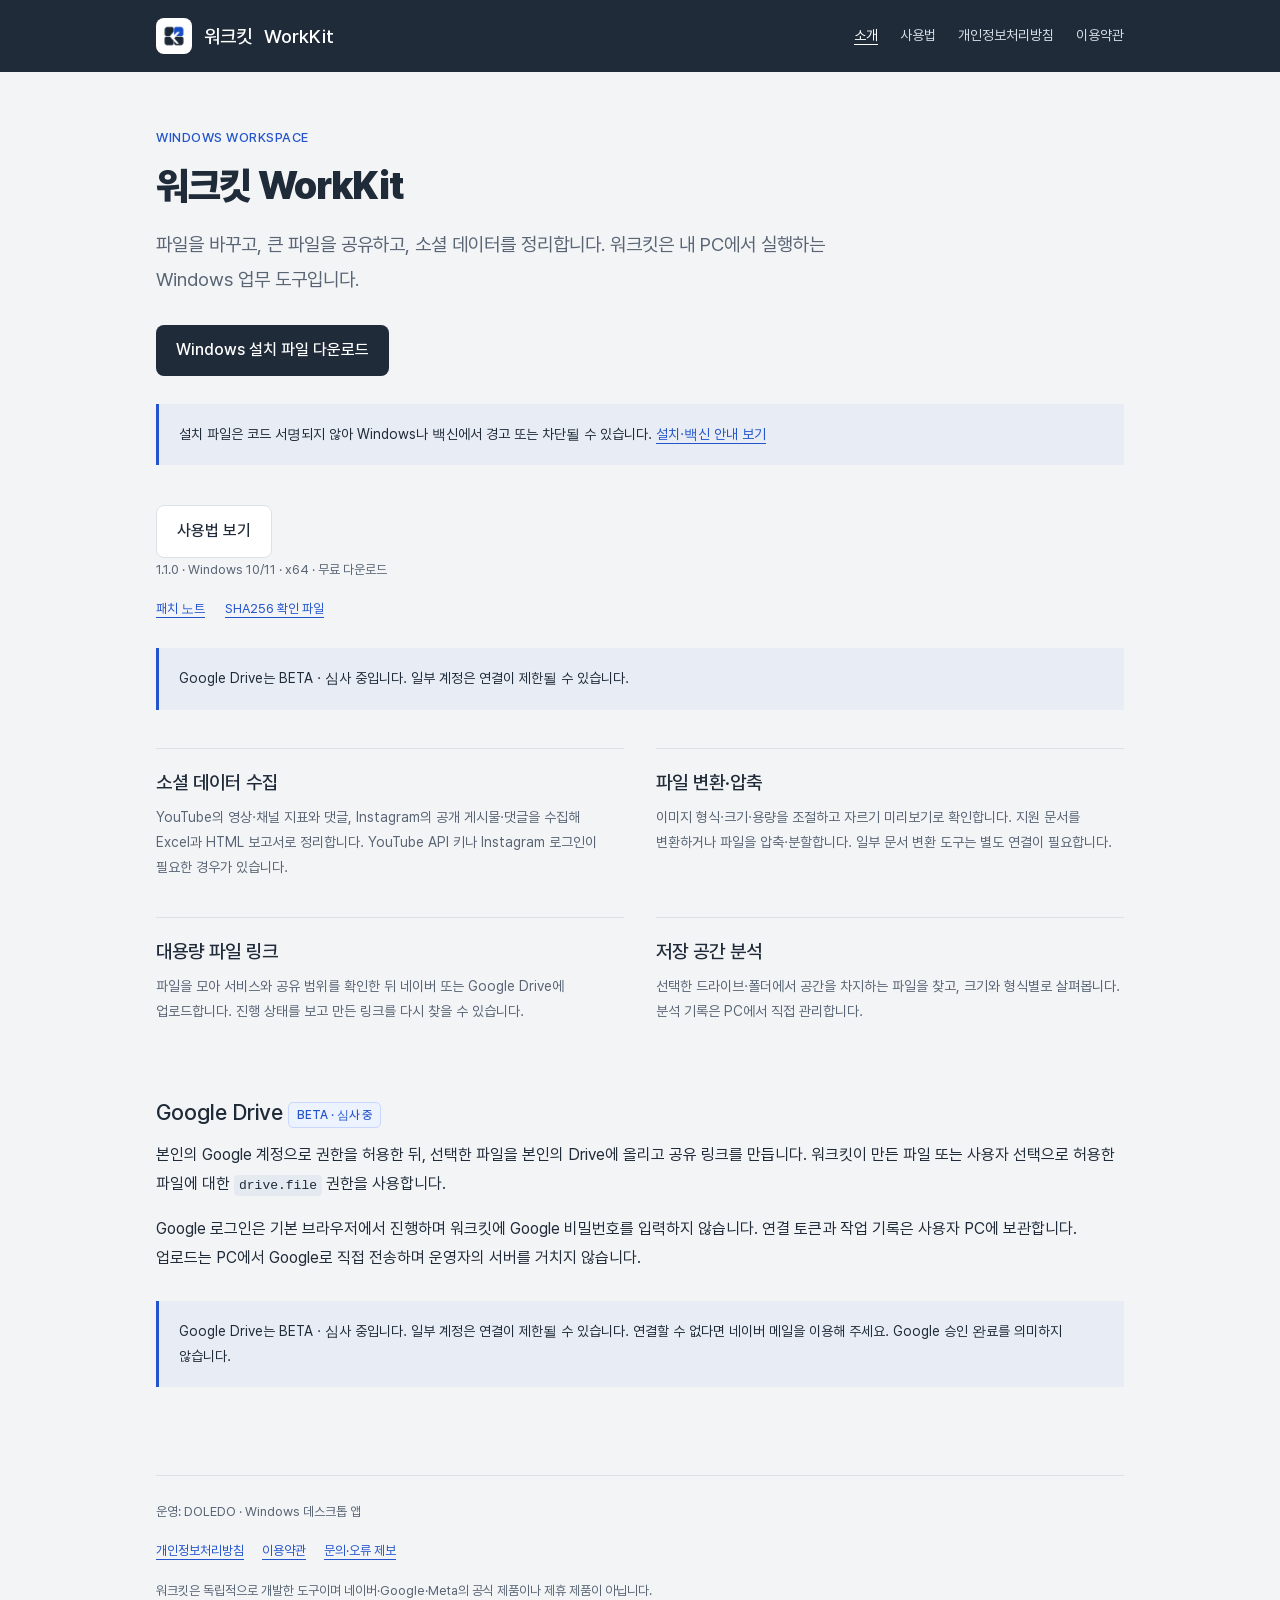
<file: docs/index.html>
<!doctype html><html lang="ko"><head><meta charset="utf-8"><meta name="viewport" content="width=device-width,initial-scale=1"><meta name="description" content="워크킷 WorkKit: Windows에서 파일 변환, 대용량 링크, 소셜 데이터 수집과 저장 공간 분석을 돕는 데스크톱 도구."><title>파일 작업과 데이터 수집을 한곳에서 | 워크킷 WorkKit</title><link rel="icon" href="assets/workkit.webp"><link rel="stylesheet" href="assets/site.css"><meta name="google-site-verification" content="TXDjQiRn7jFevUaj-qJQyS8g-gp2_E6c3teNLBv9FFU" /></head><body><header><div><a class="brand" href="index.html"><img src="assets/workkit.webp" width="36" height="36" alt="">워크킷 <span lang="en">WorkKit</span></a><nav aria-label="사이트 메뉴"><a href="index.html" aria-current="page">소개</a><a href="help.html">사용법</a><a href="privacy.html">개인정보처리방침</a><a href="terms.html">이용약관</a></nav></div></header><main><p class="eyebrow">WINDOWS WORKSPACE</p><h1>워크킷 WorkKit</h1><p class="lead">파일을 바꾸고, 큰 파일을 공유하고, 소셜 데이터를 정리합니다. 워크킷은 내 PC에서 실행하는 Windows 업무 도구입니다.</p><a class="button" href="https://github.com/DOLEDO/workkit/releases/download/v1.1.0/WorkKit-1.1.0-Setup-x64.exe">Windows 설치 파일 다운로드</a><p class="note">설치 파일은 코드 서명되지 않아 Windows나 백신에서 경고 또는 차단될 수 있습니다. <a href="install.html">설치·백신 안내 보기</a></p><a class="button secondary" href="help.html">사용법 보기</a><p class="meta">1.1.0 · Windows 10/11 · x64 · 무료 다운로드</p><p class="download-links"><a href="https://github.com/DOLEDO/workkit/releases/tag/v1.1.0">패치 노트</a><a href="https://github.com/DOLEDO/workkit/releases/download/v1.1.0/SHA256SUMS-1.1.0.txt">SHA256 확인 파일</a></p><p class="note">Google Drive는 BETA · 심사 중입니다. 일부 계정은 연결이 제한될 수 있습니다.</p><section class="features" aria-label="주요 기능"><div class="feature"><h2>소셜 데이터 수집</h2><p>YouTube의 영상·채널 지표와 댓글, Instagram의 공개 게시물·댓글을 수집해 Excel과 HTML 보고서로 정리합니다. YouTube API 키나 Instagram 로그인이 필요한 경우가 있습니다.</p></div><div class="feature"><h2>파일 변환·압축</h2><p>이미지 형식·크기·용량을 조절하고 자르기 미리보기로 확인합니다. 지원 문서를 변환하거나 파일을 압축·분할합니다. 일부 문서 변환 도구는 별도 연결이 필요합니다.</p></div><div class="feature"><h2>대용량 파일 링크</h2><p>파일을 모아 서비스와 공유 범위를 확인한 뒤 네이버 또는 Google Drive에 업로드합니다. 진행 상태를 보고 만든 링크를 다시 찾을 수 있습니다.</p></div><div class="feature"><h2>저장 공간 분석</h2><p>선택한 드라이브·폴더에서 공간을 차지하는 파일을 찾고, 크기와 형식별로 살펴봅니다. 분석 기록은 PC에서 직접 관리합니다.</p></div></section><section><h2>Google Drive <span class="beta-badge">BETA · 심사 중</span></h2><p>본인의 Google 계정으로 권한을 허용한 뒤, 선택한 파일을 본인의 Drive에 올리고 공유 링크를 만듭니다. 워크킷이 만든 파일 또는 사용자 선택으로 허용한 파일에 대한 <code>drive.file</code> 권한을 사용합니다.</p><p>Google 로그인은 기본 브라우저에서 진행하며 워크킷에 Google 비밀번호를 입력하지 않습니다. 연결 토큰과 작업 기록은 사용자 PC에 보관합니다. 업로드는 PC에서 Google로 직접 전송하며 운영자의 서버를 거치지 않습니다.</p><p class="note">Google Drive는 BETA · 심사 중입니다. 일부 계정은 연결이 제한될 수 있습니다. 연결할 수 없다면 네이버 메일을 이용해 주세요. Google 승인 완료를 의미하지 않습니다.</p></section></main><footer><p>운영: DOLEDO · Windows 데스크톱 앱</p><p><a href="privacy.html">개인정보처리방침</a><a href="terms.html">이용약관</a><a href="support.html">문의·오류 제보</a></p><p>워크킷은 독립적으로 개발한 도구이며 네이버·Google·Meta의 공식 제품이나 제휴 제품이 아닙니다.</p></footer></body></html>
</file>
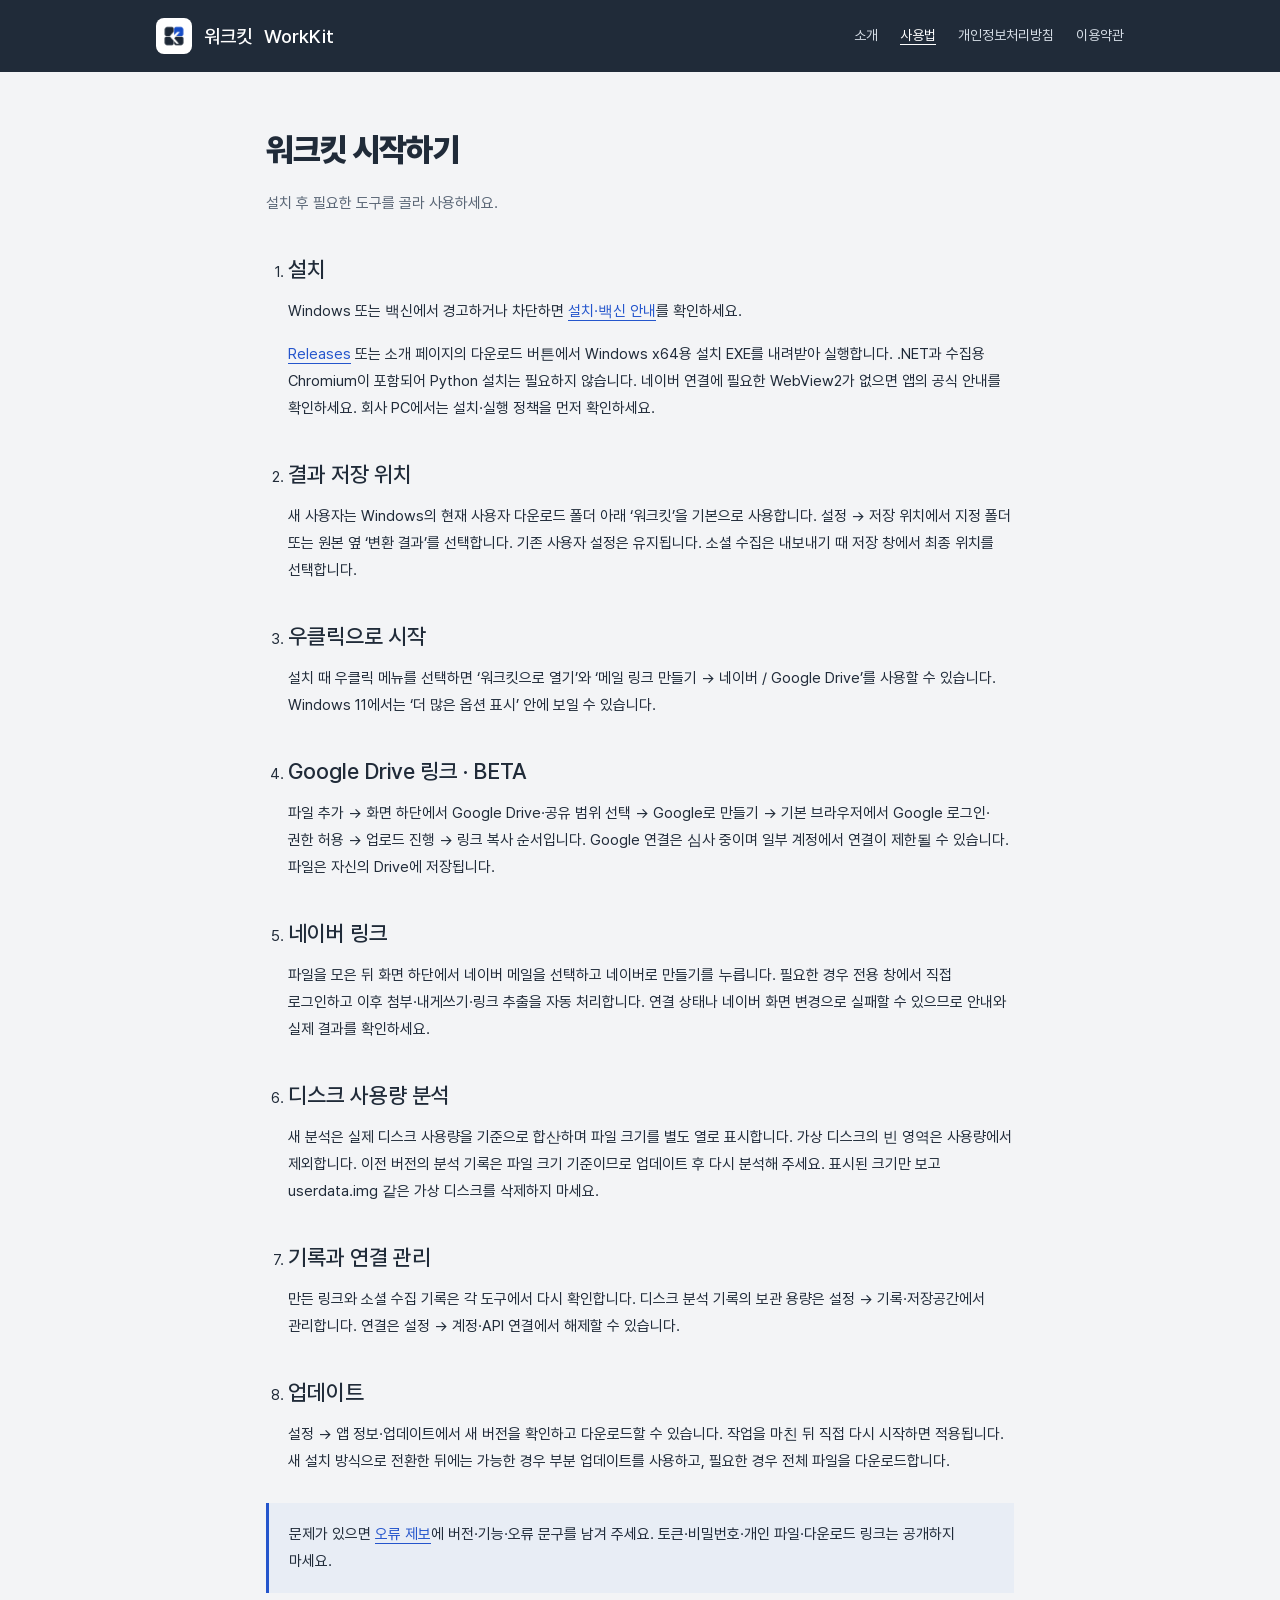
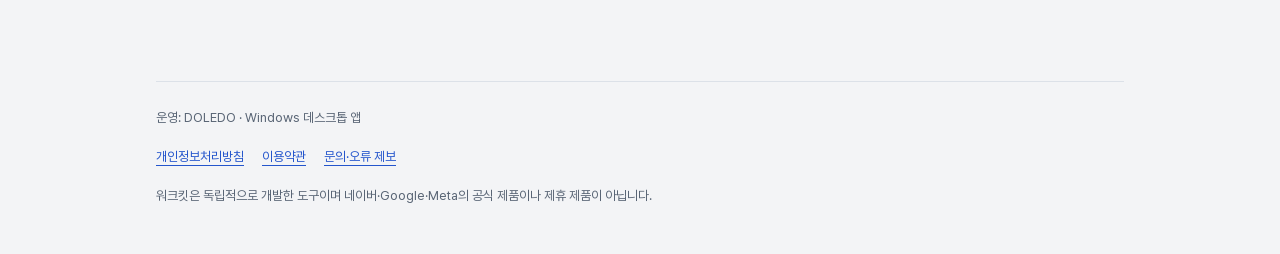
<file: docs/help.html>
<!doctype html><html lang="ko"><head><meta charset="utf-8"><meta name="viewport" content="width=device-width,initial-scale=1"><meta name="description" content="워크킷 WorkKit: Windows에서 파일 변환, 대용량 링크, 소셜 데이터 수집과 저장 공간 분석을 돕는 데스크톱 도구."><title>시작하기 | 워크킷 WorkKit</title><link rel="icon" href="assets/workkit.webp"><link rel="stylesheet" href="assets/site.css"></head><body><header><div><a class="brand" href="index.html"><img src="assets/workkit.webp" width="36" height="36" alt="">워크킷 <span lang="en">WorkKit</span></a><nav aria-label="사이트 메뉴"><a href="index.html">소개</a><a href="help.html" aria-current="page">사용법</a><a href="privacy.html">개인정보처리방침</a><a href="terms.html">이용약관</a></nav></div></header><main class="legal"><h1>워크킷 시작하기</h1><p class="lead">설치 후 필요한 도구를 골라 사용하세요.</p><ol class="steps"><li><h2>설치</h2><p>Windows 또는 백신에서 경고하거나 차단하면 <a href="install.html">설치·백신 안내</a>를 확인하세요.</p><p><a href="https://github.com/DOLEDO/workkit/releases">Releases</a> 또는 소개 페이지의 다운로드 버튼에서 Windows x64용 설치 EXE를 내려받아 실행합니다. .NET과 수집용 Chromium이 포함되어 Python 설치는 필요하지 않습니다. 네이버 연결에 필요한 WebView2가 없으면 앱의 공식 안내를 확인하세요. 회사 PC에서는 설치·실행 정책을 먼저 확인하세요.</p></li><li><h2>결과 저장 위치</h2><p>새 사용자는 Windows의 현재 사용자 다운로드 폴더 아래 ‘워크킷’을 기본으로 사용합니다. 설정 → 저장 위치에서 지정 폴더 또는 원본 옆 ‘변환 결과’를 선택합니다. 기존 사용자 설정은 유지됩니다. 소셜 수집은 내보내기 때 저장 창에서 최종 위치를 선택합니다.</p></li><li><h2>우클릭으로 시작</h2><p>설치 때 우클릭 메뉴를 선택하면 ‘워크킷으로 열기’와 ‘메일 링크 만들기 → 네이버 / Google Drive’를 사용할 수 있습니다. Windows 11에서는 ‘더 많은 옵션 표시’ 안에 보일 수 있습니다.</p></li><li><h2>Google Drive 링크 · BETA</h2><p>파일 추가 → 화면 하단에서 Google Drive·공유 범위 선택 → Google로 만들기 → 기본 브라우저에서 Google 로그인·권한 허용 → 업로드 진행 → 링크 복사 순서입니다. Google 연결은 심사 중이며 일부 계정에서 연결이 제한될 수 있습니다. 파일은 자신의 Drive에 저장됩니다.</p></li><li><h2>네이버 링크</h2><p>파일을 모은 뒤 화면 하단에서 네이버 메일을 선택하고 네이버로 만들기를 누릅니다. 필요한 경우 전용 창에서 직접 로그인하고 이후 첨부·내게쓰기·링크 추출을 자동 처리합니다. 연결 상태나 네이버 화면 변경으로 실패할 수 있으므로 안내와 실제 결과를 확인하세요.</p></li><li><h2>디스크 사용량 분석</h2><p>새 분석은 실제 디스크 사용량을 기준으로 합산하며 파일 크기를 별도 열로 표시합니다. 가상 디스크의 빈 영역은 사용량에서 제외합니다. 이전 버전의 분석 기록은 파일 크기 기준이므로 업데이트 후 다시 분석해 주세요. 표시된 크기만 보고 userdata.img 같은 가상 디스크를 삭제하지 마세요.</p></li><li><h2>기록과 연결 관리</h2><p>만든 링크와 소셜 수집 기록은 각 도구에서 다시 확인합니다. 디스크 분석 기록의 보관 용량은 설정 → 기록·저장공간에서 관리합니다. 연결은 설정 → 계정·API 연결에서 해제할 수 있습니다.</p></li><li><h2>업데이트</h2><p>설정 → 앱 정보·업데이트에서 새 버전을 확인하고 다운로드할 수 있습니다. 작업을 마친 뒤 직접 다시 시작하면 적용됩니다. 새 설치 방식으로 전환한 뒤에는 가능한 경우 부분 업데이트를 사용하고, 필요한 경우 전체 파일을 다운로드합니다.</p></li></ol><p class="note">문제가 있으면 <a href="https://github.com/DOLEDO/workkit/issues">오류 제보</a>에 버전·기능·오류 문구를 남겨 주세요. 토큰·비밀번호·개인 파일·다운로드 링크는 공개하지 마세요.</p></main><footer><p>운영: DOLEDO · Windows 데스크톱 앱</p><p><a href="privacy.html">개인정보처리방침</a><a href="terms.html">이용약관</a><a href="support.html">문의·오류 제보</a></p><p>워크킷은 독립적으로 개발한 도구이며 네이버·Google·Meta의 공식 제품이나 제휴 제품이 아닙니다.</p></footer></body></html>
</file>
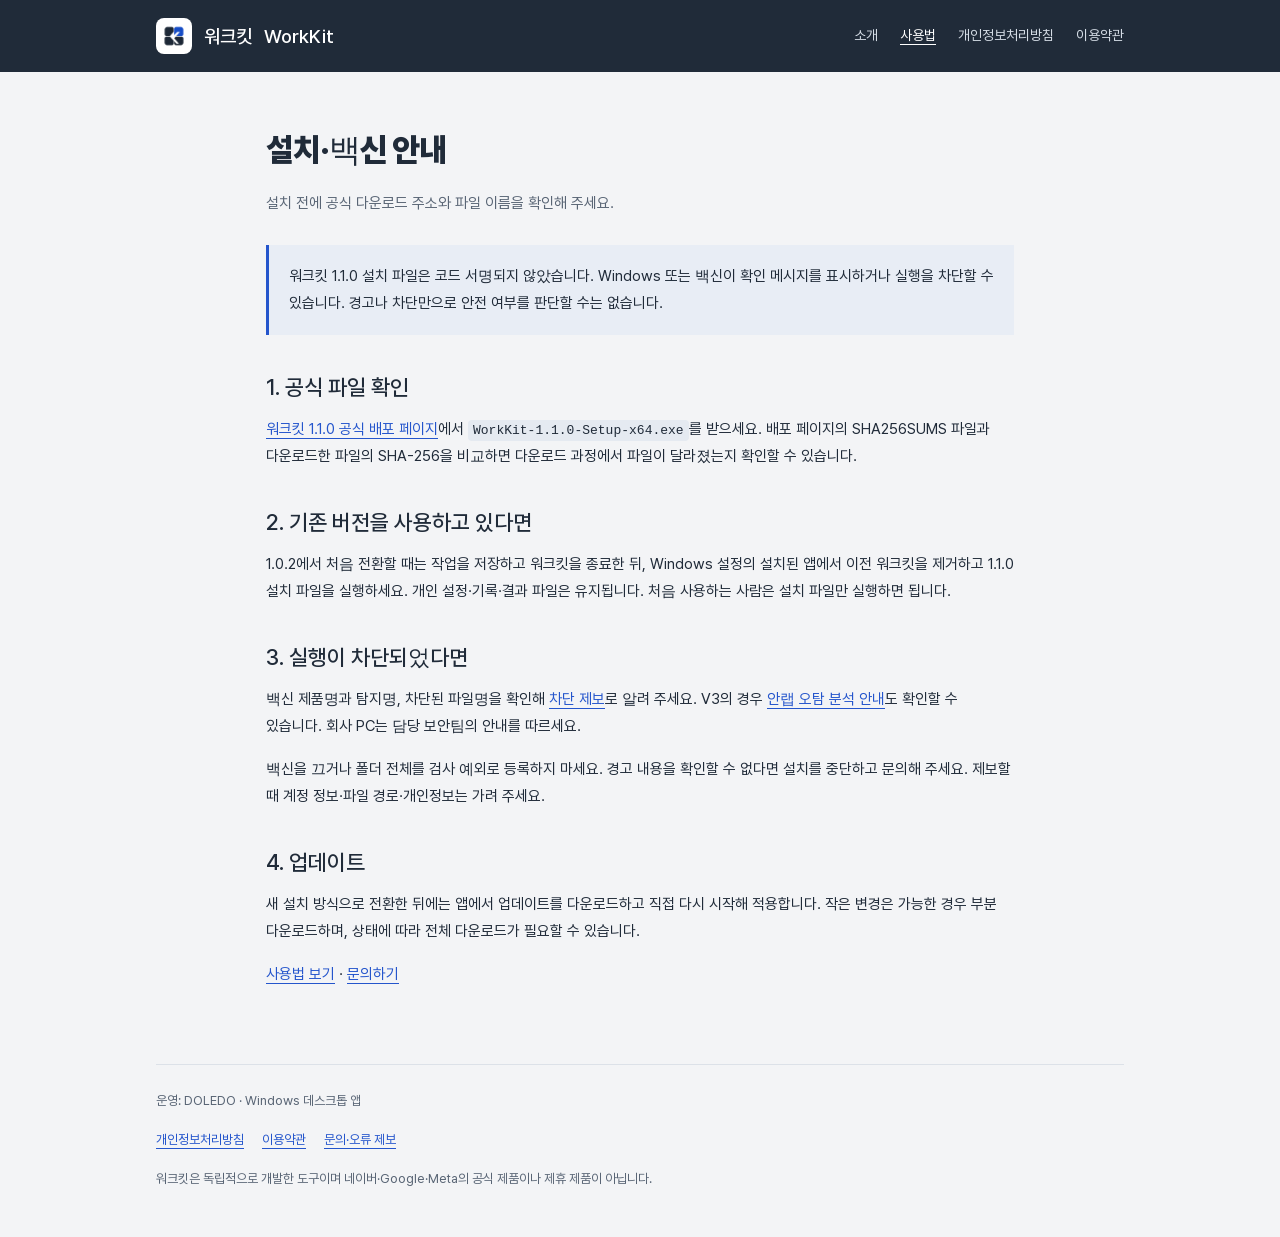
<file: docs/install.html>
<!doctype html><html lang="ko"><head><meta charset="utf-8"><meta name="viewport" content="width=device-width,initial-scale=1"><meta name="description" content="워크킷 WorkKit: Windows에서 파일 변환, 대용량 링크, 소셜 데이터 수집과 저장 공간 분석을 돕는 데스크톱 도구."><title>설치·백신 안내 | 워크킷 WorkKit</title><link rel="icon" href="assets/workkit.webp"><link rel="stylesheet" href="assets/site.css"></head><body><header><div><a class="brand" href="index.html"><img src="assets/workkit.webp" width="36" height="36" alt="">워크킷 <span lang="en">WorkKit</span></a><nav aria-label="사이트 메뉴"><a href="index.html">소개</a><a href="help.html" aria-current="page">사용법</a><a href="privacy.html">개인정보처리방침</a><a href="terms.html">이용약관</a></nav></div></header><main class="legal"><h1>설치·백신 안내</h1><p class="lead">설치 전에 공식 다운로드 주소와 파일 이름을 확인해 주세요.</p><p class="note">워크킷 1.1.0 설치 파일은 코드 서명되지 않았습니다. Windows 또는 백신이 확인 메시지를 표시하거나 실행을 차단할 수 있습니다. 경고나 차단만으로 안전 여부를 판단할 수는 없습니다.</p><h2>1. 공식 파일 확인</h2><p><a href="https://github.com/DOLEDO/workkit/releases/tag/v1.1.0">워크킷 1.1.0 공식 배포 페이지</a>에서 <code>WorkKit-1.1.0-Setup-x64.exe</code>를 받으세요. 배포 페이지의 SHA256SUMS 파일과 다운로드한 파일의 SHA-256을 비교하면 다운로드 과정에서 파일이 달라졌는지 확인할 수 있습니다.</p><h2>2. 기존 버전을 사용하고 있다면</h2><p>1.0.2에서 처음 전환할 때는 작업을 저장하고 워크킷을 종료한 뒤, Windows 설정의 설치된 앱에서 이전 워크킷을 제거하고 1.1.0 설치 파일을 실행하세요. 개인 설정·기록·결과 파일은 유지됩니다. 처음 사용하는 사람은 설치 파일만 실행하면 됩니다.</p><h2>3. 실행이 차단되었다면</h2><p>백신 제품명과 탐지명, 차단된 파일명을 확인해 <a href="https://github.com/DOLEDO/workkit/issues/new?template=security_block.yml">차단 제보</a>로 알려 주세요. V3의 경우 <a href="https://ask.ahnlab.com/hc/ko/articles/900002412366">안랩 오탐 분석 안내</a>도 확인할 수 있습니다. 회사 PC는 담당 보안팀의 안내를 따르세요.</p><p>백신을 끄거나 폴더 전체를 검사 예외로 등록하지 마세요. 경고 내용을 확인할 수 없다면 설치를 중단하고 문의해 주세요. 제보할 때 계정 정보·파일 경로·개인정보는 가려 주세요.</p><h2>4. 업데이트</h2><p>새 설치 방식으로 전환한 뒤에는 앱에서 업데이트를 다운로드하고 직접 다시 시작해 적용합니다. 작은 변경은 가능한 경우 부분 다운로드하며, 상태에 따라 전체 다운로드가 필요할 수 있습니다.</p><p><a href="help.html">사용법 보기</a> · <a href="support.html">문의하기</a></p></main><footer><p>운영: DOLEDO · Windows 데스크톱 앱</p><p><a href="privacy.html">개인정보처리방침</a><a href="terms.html">이용약관</a><a href="support.html">문의·오류 제보</a></p><p>워크킷은 독립적으로 개발한 도구이며 네이버·Google·Meta의 공식 제품이나 제휴 제품이 아닙니다.</p></footer></body></html>
</file>
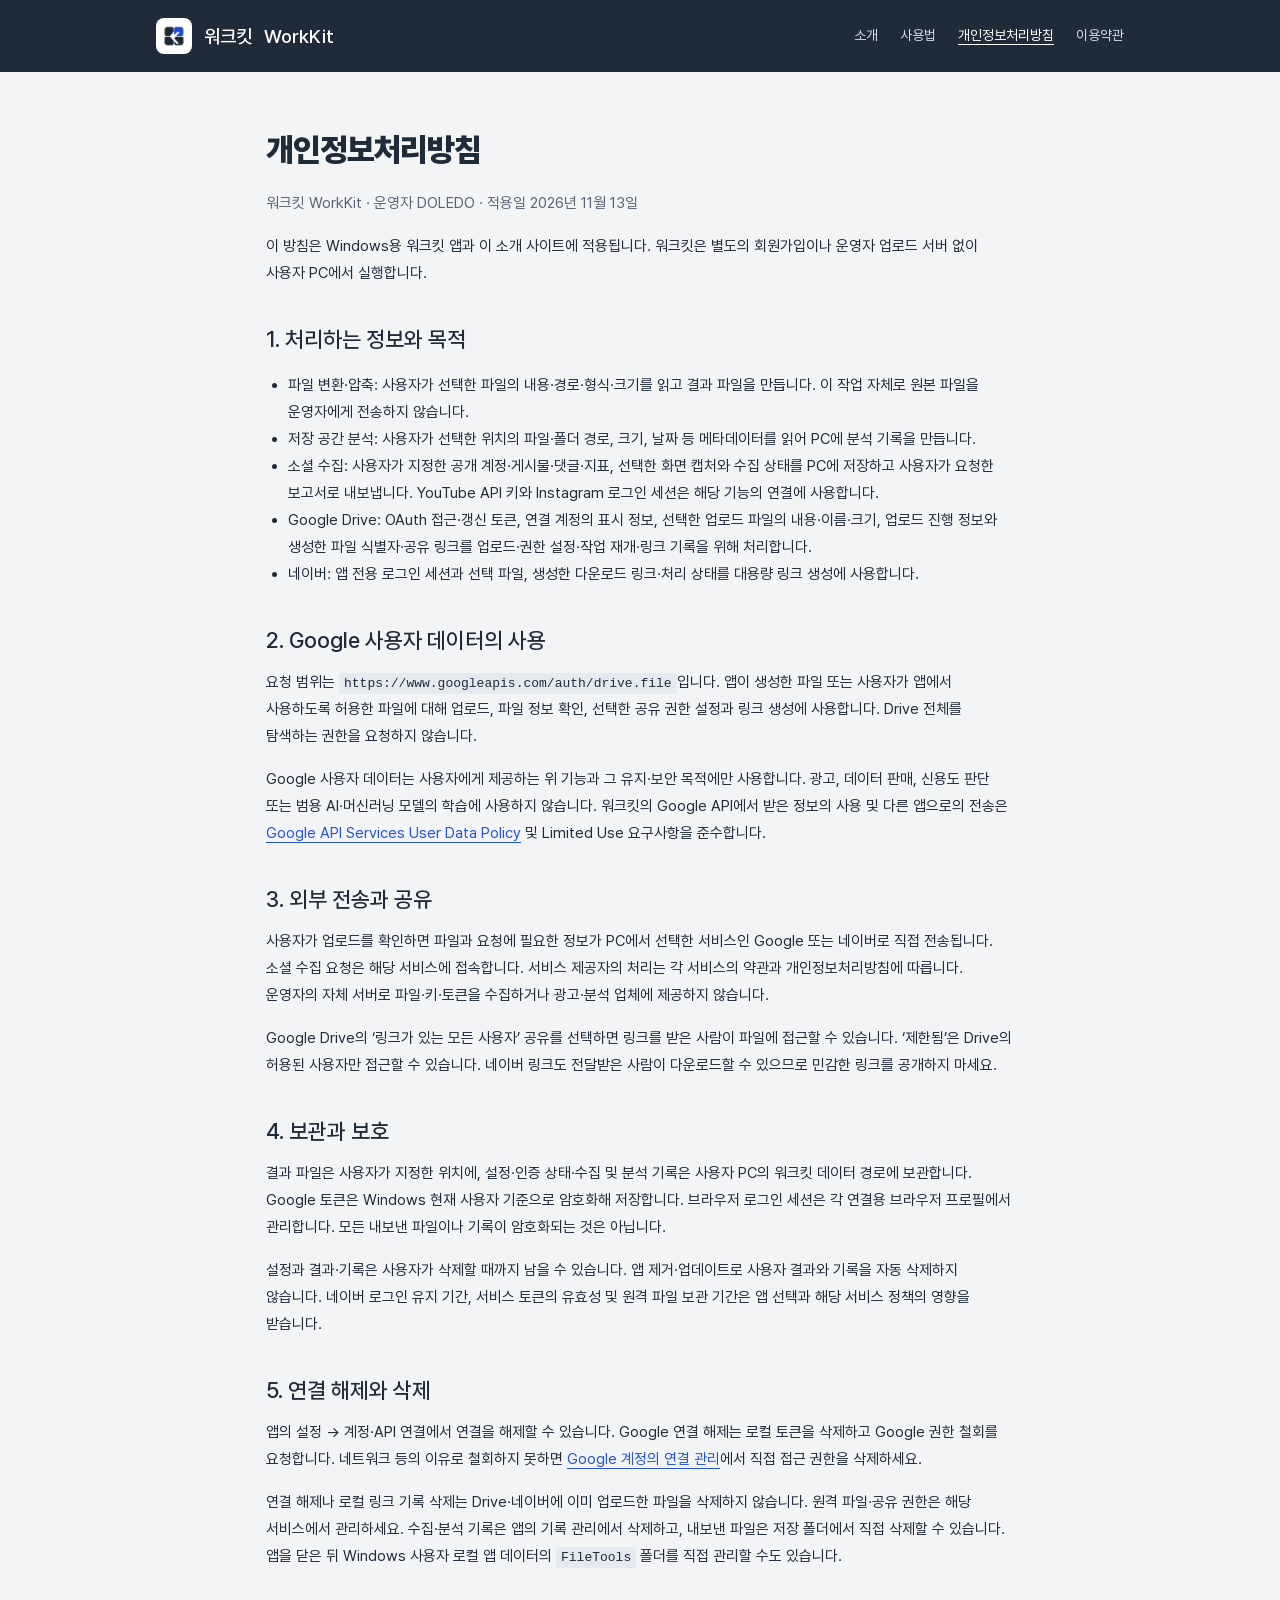
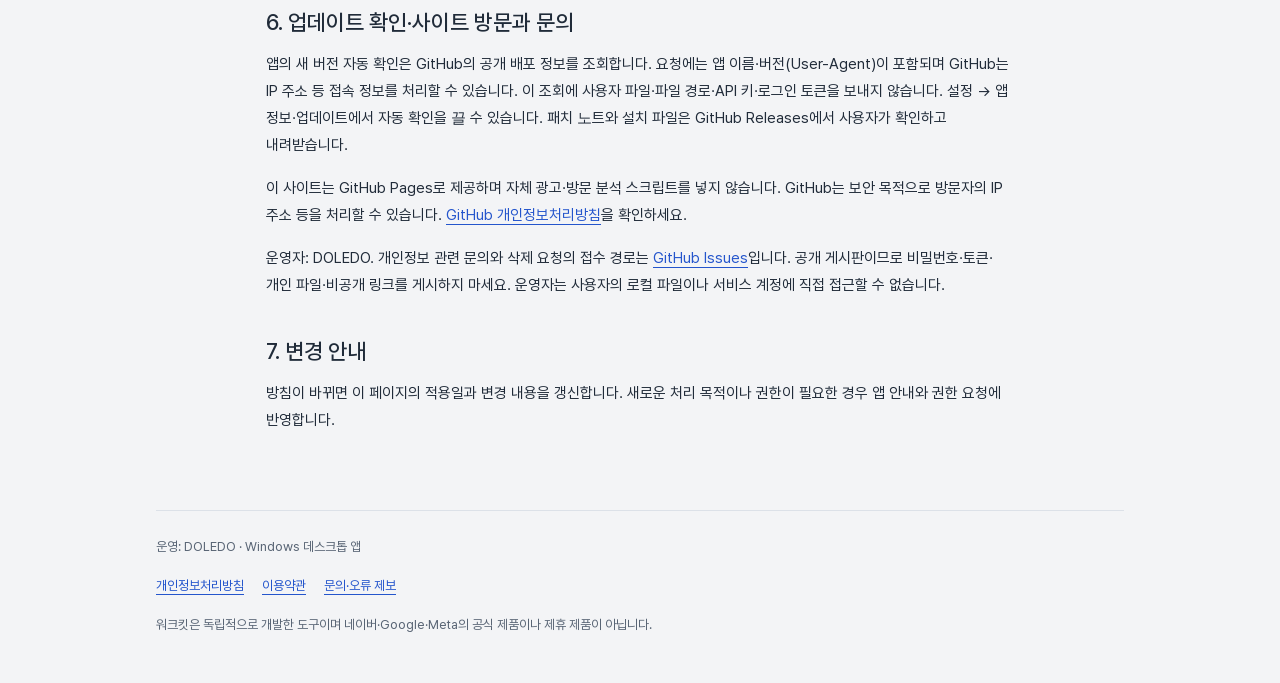
<file: docs/privacy.html>
<!doctype html><html lang="ko"><head><meta charset="utf-8"><meta name="viewport" content="width=device-width,initial-scale=1"><meta name="description" content="워크킷 WorkKit: Windows에서 파일 변환, 대용량 링크, 소셜 데이터 수집과 저장 공간 분석을 돕는 데스크톱 도구."><title>개인정보처리방침 | 워크킷 WorkKit</title><link rel="icon" href="assets/workkit.webp"><link rel="stylesheet" href="assets/site.css"></head><body><header><div><a class="brand" href="index.html"><img src="assets/workkit.webp" width="36" height="36" alt="">워크킷 <span lang="en">WorkKit</span></a><nav aria-label="사이트 메뉴"><a href="index.html">소개</a><a href="help.html">사용법</a><a href="privacy.html" aria-current="page">개인정보처리방침</a><a href="terms.html">이용약관</a></nav></div></header><main class="legal"><h1>개인정보처리방침</h1><p class="meta">워크킷 WorkKit · 운영자 DOLEDO · 적용일 2026년 11월 13일</p><p>이 방침은 Windows용 워크킷 앱과 이 소개 사이트에 적용됩니다. 워크킷은 별도의 회원가입이나 운영자 업로드 서버 없이 사용자 PC에서 실행합니다.</p><h2>1. 처리하는 정보와 목적</h2><ul><li>파일 변환·압축: 사용자가 선택한 파일의 내용·경로·형식·크기를 읽고 결과 파일을 만듭니다. 이 작업 자체로 원본 파일을 운영자에게 전송하지 않습니다.</li><li>저장 공간 분석: 사용자가 선택한 위치의 파일·폴더 경로, 크기, 날짜 등 메타데이터를 읽어 PC에 분석 기록을 만듭니다.</li><li>소셜 수집: 사용자가 지정한 공개 계정·게시물·댓글·지표, 선택한 화면 캡처와 수집 상태를 PC에 저장하고 사용자가 요청한 보고서로 내보냅니다. YouTube API 키와 Instagram 로그인 세션은 해당 기능의 연결에 사용합니다.</li><li>Google Drive: OAuth 접근·갱신 토큰, 연결 계정의 표시 정보, 선택한 업로드 파일의 내용·이름·크기, 업로드 진행 정보와 생성한 파일 식별자·공유 링크를 업로드·권한 설정·작업 재개·링크 기록을 위해 처리합니다.</li><li>네이버: 앱 전용 로그인 세션과 선택 파일, 생성한 다운로드 링크·처리 상태를 대용량 링크 생성에 사용합니다.</li></ul><h2>2. Google 사용자 데이터의 사용</h2><p>요청 범위는 <code>https://www.googleapis.com/auth/drive.file</code>입니다. 앱이 생성한 파일 또는 사용자가 앱에서 사용하도록 허용한 파일에 대해 업로드, 파일 정보 확인, 선택한 공유 권한 설정과 링크 생성에 사용합니다. Drive 전체를 탐색하는 권한을 요청하지 않습니다.</p><p>Google 사용자 데이터는 사용자에게 제공하는 위 기능과 그 유지·보안 목적에만 사용합니다. 광고, 데이터 판매, 신용도 판단 또는 범용 AI·머신러닝 모델의 학습에 사용하지 않습니다. 워크킷의 Google API에서 받은 정보의 사용 및 다른 앱으로의 전송은 <a href="https://developers.google.com/terms/api-services-user-data-policy">Google API Services User Data Policy</a> 및 Limited Use 요구사항을 준수합니다.</p><h2>3. 외부 전송과 공유</h2><p>사용자가 업로드를 확인하면 파일과 요청에 필요한 정보가 PC에서 선택한 서비스인 Google 또는 네이버로 직접 전송됩니다. 소셜 수집 요청은 해당 서비스에 접속합니다. 서비스 제공자의 처리는 각 서비스의 약관과 개인정보처리방침에 따릅니다. 운영자의 자체 서버로 파일·키·토큰을 수집하거나 광고·분석 업체에 제공하지 않습니다.</p><p>Google Drive의 ‘링크가 있는 모든 사용자’ 공유를 선택하면 링크를 받은 사람이 파일에 접근할 수 있습니다. ‘제한됨’은 Drive의 허용된 사용자만 접근할 수 있습니다. 네이버 링크도 전달받은 사람이 다운로드할 수 있으므로 민감한 링크를 공개하지 마세요.</p><h2>4. 보관과 보호</h2><p>결과 파일은 사용자가 지정한 위치에, 설정·인증 상태·수집 및 분석 기록은 사용자 PC의 워크킷 데이터 경로에 보관합니다. Google 토큰은 Windows 현재 사용자 기준으로 암호화해 저장합니다. 브라우저 로그인 세션은 각 연결용 브라우저 프로필에서 관리합니다. 모든 내보낸 파일이나 기록이 암호화되는 것은 아닙니다.</p><p>설정과 결과·기록은 사용자가 삭제할 때까지 남을 수 있습니다. 앱 제거·업데이트로 사용자 결과와 기록을 자동 삭제하지 않습니다. 네이버 로그인 유지 기간, 서비스 토큰의 유효성 및 원격 파일 보관 기간은 앱 선택과 해당 서비스 정책의 영향을 받습니다.</p><h2>5. 연결 해제와 삭제</h2><p>앱의 설정 → 계정·API 연결에서 연결을 해제할 수 있습니다. Google 연결 해제는 로컬 토큰을 삭제하고 Google 권한 철회를 요청합니다. 네트워크 등의 이유로 철회하지 못하면 <a href="https://myaccount.google.com/connections">Google 계정의 연결 관리</a>에서 직접 접근 권한을 삭제하세요.</p><p>연결 해제나 로컬 링크 기록 삭제는 Drive·네이버에 이미 업로드한 파일을 삭제하지 않습니다. 원격 파일·공유 권한은 해당 서비스에서 관리하세요. 수집·분석 기록은 앱의 기록 관리에서 삭제하고, 내보낸 파일은 저장 폴더에서 직접 삭제할 수 있습니다. 앱을 닫은 뒤 Windows 사용자 로컬 앱 데이터의 <code>FileTools</code> 폴더를 직접 관리할 수도 있습니다.</p><h2>6. 업데이트 확인·사이트 방문과 문의</h2><p>앱의 새 버전 자동 확인은 GitHub의 공개 배포 정보를 조회합니다. 요청에는 앱 이름·버전(User-Agent)이 포함되며 GitHub는 IP 주소 등 접속 정보를 처리할 수 있습니다. 이 조회에 사용자 파일·파일 경로·API 키·로그인 토큰을 보내지 않습니다. 설정 → 앱 정보·업데이트에서 자동 확인을 끌 수 있습니다. 패치 노트와 설치 파일은 GitHub Releases에서 사용자가 확인하고 내려받습니다.</p><p>이 사이트는 GitHub Pages로 제공하며 자체 광고·방문 분석 스크립트를 넣지 않습니다. GitHub는 보안 목적으로 방문자의 IP 주소 등을 처리할 수 있습니다. <a href="https://docs.github.com/en/site-policy/privacy-policies/github-general-privacy-statement">GitHub 개인정보처리방침</a>을 확인하세요.</p><p>운영자: DOLEDO. 개인정보 관련 문의와 삭제 요청의 접수 경로는 <a href="https://github.com/DOLEDO/workkit/issues">GitHub Issues</a>입니다. 공개 게시판이므로 비밀번호·토큰·개인 파일·비공개 링크를 게시하지 마세요. 운영자는 사용자의 로컬 파일이나 서비스 계정에 직접 접근할 수 없습니다.</p><h2>7. 변경 안내</h2><p>방침이 바뀌면 이 페이지의 적용일과 변경 내용을 갱신합니다. 새로운 처리 목적이나 권한이 필요한 경우 앱 안내와 권한 요청에 반영합니다.</p></main><footer><p>운영: DOLEDO · Windows 데스크톱 앱</p><p><a href="privacy.html">개인정보처리방침</a><a href="terms.html">이용약관</a><a href="support.html">문의·오류 제보</a></p><p>워크킷은 독립적으로 개발한 도구이며 네이버·Google·Meta의 공식 제품이나 제휴 제품이 아닙니다.</p></footer></body></html>
</file>
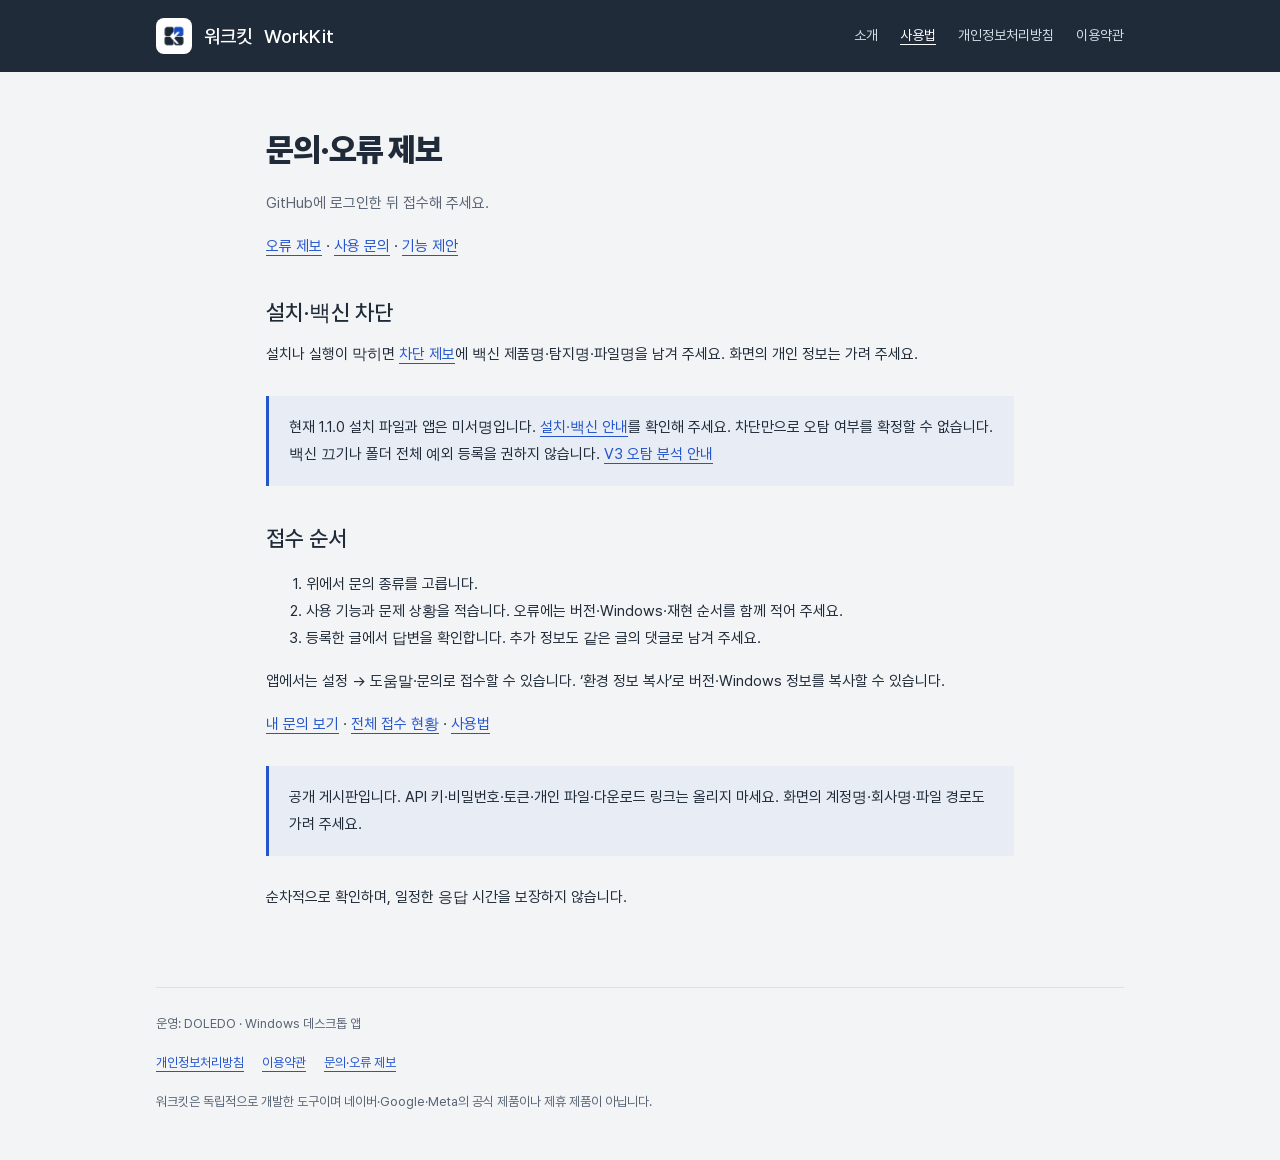
<file: docs/support.html>
<!doctype html><html lang="ko"><head><meta charset="utf-8"><meta name="viewport" content="width=device-width,initial-scale=1"><meta name="description" content="워크킷 WorkKit: Windows에서 파일 변환, 대용량 링크, 소셜 데이터 수집과 저장 공간 분석을 돕는 데스크톱 도구."><title>문의·오류 제보 | 워크킷 WorkKit</title><link rel="icon" href="assets/workkit.webp"><link rel="stylesheet" href="assets/site.css"></head><body><header><div><a class="brand" href="index.html"><img src="assets/workkit.webp" width="36" height="36" alt="">워크킷 <span lang="en">WorkKit</span></a><nav aria-label="사이트 메뉴"><a href="index.html">소개</a><a href="help.html" aria-current="page">사용법</a><a href="privacy.html">개인정보처리방침</a><a href="terms.html">이용약관</a></nav></div></header><main class="legal"><h1>문의·오류 제보</h1><p class="lead">GitHub에 로그인한 뒤 접수해 주세요.</p><p><a href="https://github.com/DOLEDO/workkit/issues/new?template=bug_report.yml">오류 제보</a> · <a href="https://github.com/DOLEDO/workkit/issues/new?template=question.yml">사용 문의</a> · <a href="https://github.com/DOLEDO/workkit/issues/new?template=feature_request.yml">기능 제안</a></p><h2>설치·백신 차단</h2><p>설치나 실행이 막히면 <a href="https://github.com/DOLEDO/workkit/issues/new?template=security_block.yml">차단 제보</a>에 백신 제품명·탐지명·파일명을 남겨 주세요. 화면의 개인 정보는 가려 주세요.</p><p class="note">현재 1.1.0 설치 파일과 앱은 미서명입니다. <a href="install.html">설치·백신 안내</a>를 확인해 주세요. 차단만으로 오탐 여부를 확정할 수 없습니다. 백신 끄기나 폴더 전체 예외 등록을 권하지 않습니다. <a href="https://ask.ahnlab.com/hc/ko/articles/900002412366">V3 오탐 분석 안내</a></p><h2>접수 순서</h2><ol><li>위에서 문의 종류를 고릅니다.</li><li>사용 기능과 문제 상황을 적습니다. 오류에는 버전·Windows·재현 순서를 함께 적어 주세요.</li><li>등록한 글에서 답변을 확인합니다. 추가 정보도 같은 글의 댓글로 남겨 주세요.</li></ol><p>앱에서는 설정 → 도움말·문의로 접수할 수 있습니다. ‘환경 정보 복사’로 버전·Windows 정보를 복사할 수 있습니다.</p><p><a href="https://github.com/DOLEDO/workkit/issues?q=is%3Aissue+author%3A%40me">내 문의 보기</a> · <a href="https://github.com/DOLEDO/workkit/issues">전체 접수 현황</a> · <a href="help.html">사용법</a></p><p class="note">공개 게시판입니다. API 키·비밀번호·토큰·개인 파일·다운로드 링크는 올리지 마세요. 화면의 계정명·회사명·파일 경로도 가려 주세요.</p><p>순차적으로 확인하며, 일정한 응답 시간을 보장하지 않습니다.</p></main><footer><p>운영: DOLEDO · Windows 데스크톱 앱</p><p><a href="privacy.html">개인정보처리방침</a><a href="terms.html">이용약관</a><a href="support.html">문의·오류 제보</a></p><p>워크킷은 독립적으로 개발한 도구이며 네이버·Google·Meta의 공식 제품이나 제휴 제품이 아닙니다.</p></footer></body></html>
</file>
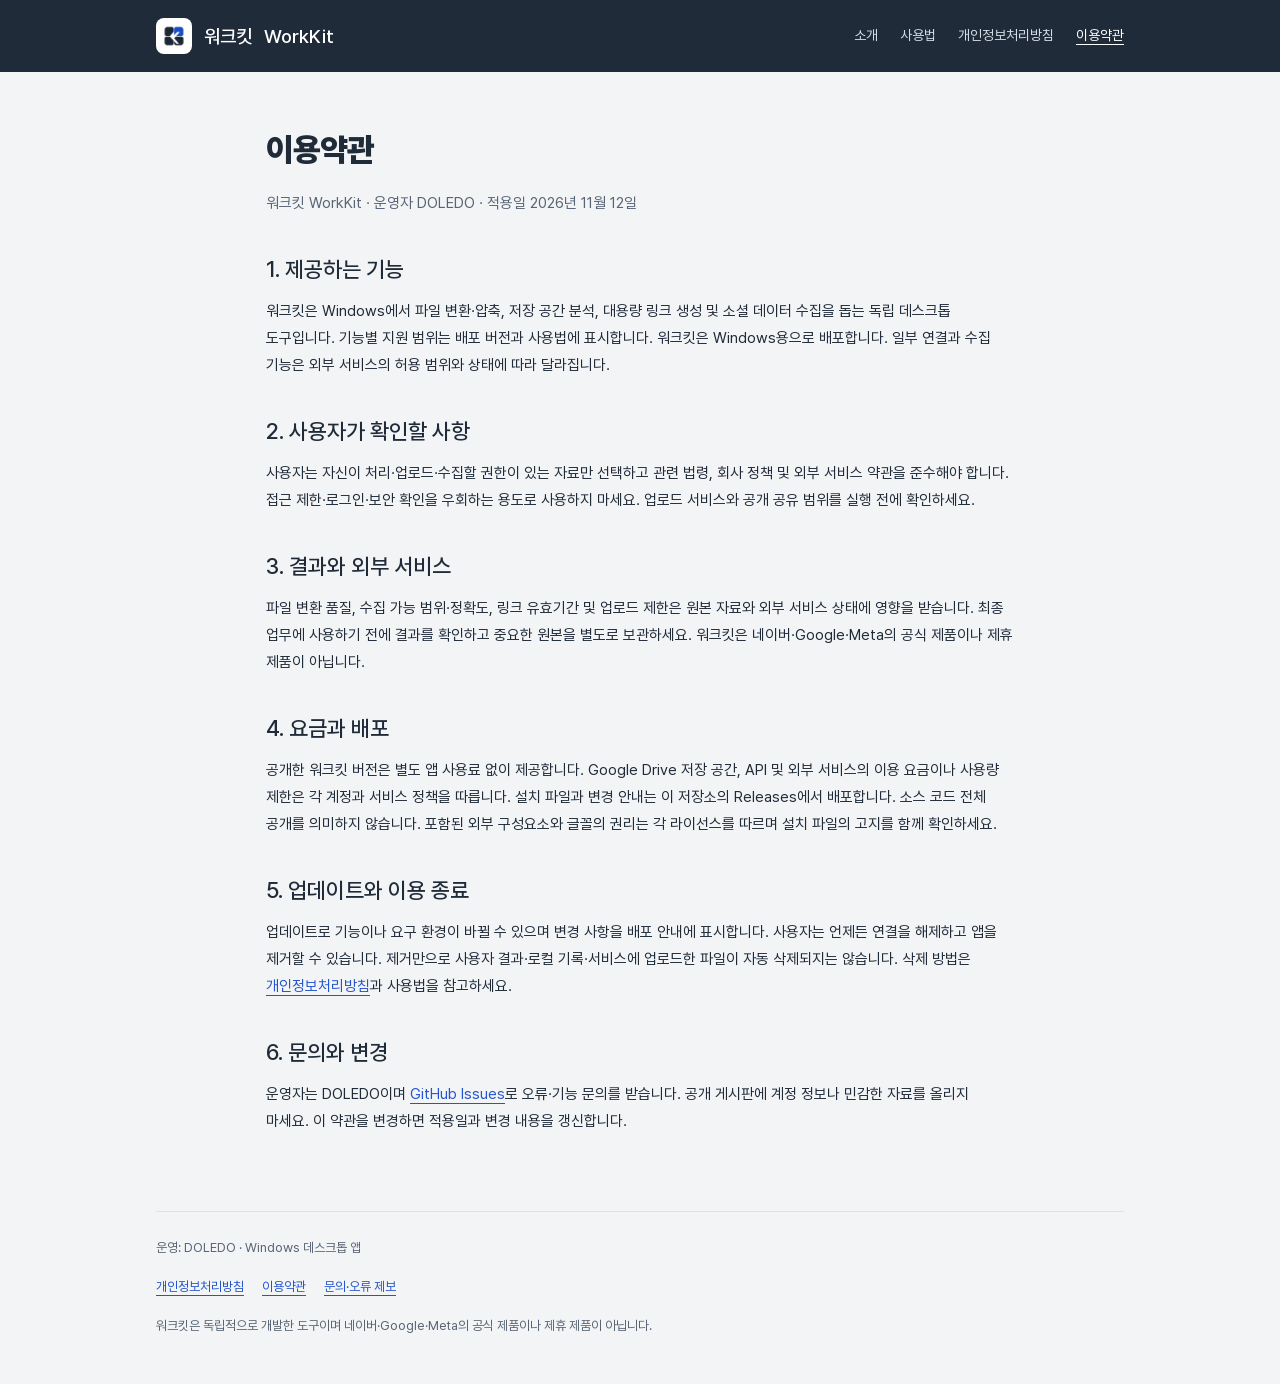
<file: docs/terms.html>
<!doctype html><html lang="ko"><head><meta charset="utf-8"><meta name="viewport" content="width=device-width,initial-scale=1"><meta name="description" content="워크킷 WorkKit: Windows에서 파일 변환, 대용량 링크, 소셜 데이터 수집과 저장 공간 분석을 돕는 데스크톱 도구."><title>이용약관 | 워크킷 WorkKit</title><link rel="icon" href="assets/workkit.webp"><link rel="stylesheet" href="assets/site.css"></head><body><header><div><a class="brand" href="index.html"><img src="assets/workkit.webp" width="36" height="36" alt="">워크킷 <span lang="en">WorkKit</span></a><nav aria-label="사이트 메뉴"><a href="index.html">소개</a><a href="help.html">사용법</a><a href="privacy.html">개인정보처리방침</a><a href="terms.html" aria-current="page">이용약관</a></nav></div></header><main class="legal"><h1>이용약관</h1><p class="meta">워크킷 WorkKit · 운영자 DOLEDO · 적용일 2026년 11월 12일</p><h2>1. 제공하는 기능</h2><p>워크킷은 Windows에서 파일 변환·압축, 저장 공간 분석, 대용량 링크 생성 및 소셜 데이터 수집을 돕는 독립 데스크톱 도구입니다. 기능별 지원 범위는 배포 버전과 사용법에 표시합니다. 워크킷은 Windows용으로 배포합니다. 일부 연결과 수집 기능은 외부 서비스의 허용 범위와 상태에 따라 달라집니다.</p><h2>2. 사용자가 확인할 사항</h2><p>사용자는 자신이 처리·업로드·수집할 권한이 있는 자료만 선택하고 관련 법령, 회사 정책 및 외부 서비스 약관을 준수해야 합니다. 접근 제한·로그인·보안 확인을 우회하는 용도로 사용하지 마세요. 업로드 서비스와 공개 공유 범위를 실행 전에 확인하세요.</p><h2>3. 결과와 외부 서비스</h2><p>파일 변환 품질, 수집 가능 범위·정확도, 링크 유효기간 및 업로드 제한은 원본 자료와 외부 서비스 상태에 영향을 받습니다. 최종 업무에 사용하기 전에 결과를 확인하고 중요한 원본을 별도로 보관하세요. 워크킷은 네이버·Google·Meta의 공식 제품이나 제휴 제품이 아닙니다.</p><h2>4. 요금과 배포</h2><p>공개한 워크킷 버전은 별도 앱 사용료 없이 제공합니다. Google Drive 저장 공간, API 및 외부 서비스의 이용 요금이나 사용량 제한은 각 계정과 서비스 정책을 따릅니다. 설치 파일과 변경 안내는 이 저장소의 Releases에서 배포합니다. 소스 코드 전체 공개를 의미하지 않습니다. 포함된 외부 구성요소와 글꼴의 권리는 각 라이선스를 따르며 설치 파일의 고지를 함께 확인하세요.</p><h2>5. 업데이트와 이용 종료</h2><p>업데이트로 기능이나 요구 환경이 바뀔 수 있으며 변경 사항을 배포 안내에 표시합니다. 사용자는 언제든 연결을 해제하고 앱을 제거할 수 있습니다. 제거만으로 사용자 결과·로컬 기록·서비스에 업로드한 파일이 자동 삭제되지는 않습니다. 삭제 방법은 <a href="privacy.html">개인정보처리방침</a>과 사용법을 참고하세요.</p><h2>6. 문의와 변경</h2><p>운영자는 DOLEDO이며 <a href="https://github.com/DOLEDO/workkit/issues">GitHub Issues</a>로 오류·기능 문의를 받습니다. 공개 게시판에 계정 정보나 민감한 자료를 올리지 마세요. 이 약관을 변경하면 적용일과 변경 내용을 갱신합니다.</p></main><footer><p>운영: DOLEDO · Windows 데스크톱 앱</p><p><a href="privacy.html">개인정보처리방침</a><a href="terms.html">이용약관</a><a href="support.html">문의·오류 제보</a></p><p>워크킷은 독립적으로 개발한 도구이며 네이버·Google·Meta의 공식 제품이나 제휴 제품이 아닙니다.</p></footer></body></html>
</file>
<file: docs/assets/site.css>
@font-face{font-family:Pr;src:url(./regular.woff) format('woff');font-display:swap}@font-face{font-family:Pm;src:url(./medium.woff) format('woff');font-display:swap}@font-face{font-family:Pb;src:url(./black.woff) format('woff');font-display:swap}*{box-sizing:border-box}body{word-break:keep-all;overflow-wrap:break-word;margin:0;background:#f3f4f6;color:#202b39;font:16px/1.8 Pr,system-ui,sans-serif}a{color:#2455cc;text-underline-offset:4px}header{background:#202b39;color:#fff}header>div{max-width:1020px;margin:auto;display:flex;align-items:center;justify-content:space-between;padding:18px 26px;gap:20px}.brand{display:flex;align-items:center;gap:12px;font:19px Pm;color:inherit;text-decoration:none}.brand img{width:36px;height:36px;background:white;border-radius:8px;padding:4px}nav{display:flex;gap:22px;flex-wrap:wrap}nav a{color:#d4dce5;font-size:14px;text-decoration:none}nav a[aria-current=page]{color:#fff;text-decoration:underline}main{max-width:1020px;margin:auto;padding:58px 26px 60px}h1{font:38px/1.3 Pb;margin:0 0 18px;letter-spacing:-.035em}h2{font:22px/1.5 Pm;margin:36px 0 12px}p{margin:0 0 16px}.lead{max-width:680px;font-size:19px;color:#596575}.eyebrow{font:13px Pm;color:#2455cc;letter-spacing:.04em;margin-bottom:16px}.button{display:inline-block;background:#202b39;border-radius:8px;color:#fff;text-decoration:none;padding:11px 20px;font-family:Pm;margin:12px 10px 0 0}.button.secondary{color:#202b39;background:white;border:1px solid #dce1e8}.features{display:grid;grid-template-columns:1fr 1fr;gap:0 32px;margin-top:38px}.feature{padding:20px 0;border-top:1px solid #dce1e8}.feature h2{font-size:19px;margin:0 0 8px}.feature p{font-size:14px;color:#596575}.note{padding:18px 20px;background:#e8edf5;border-left:3px solid #2455cc;font-size:14px;margin:28px 0}.legal{max-width:800px}.legal h1{font-size:32px}.meta{font-size:13px;color:#596575}.legal p,.legal li{font-size:15px}.legal ul{padding-left:22px}.legal a{overflow-wrap:anywhere}footer{border-top:1px solid #dce1e8;max-width:968px;margin:auto;padding:24px 0 30px;font-size:13px;color:#596575}footer a{margin-right:18px}.steps{padding-left:22px}.steps li{margin-bottom:18px}code{font-size:13px;background:#e5eaf1;border-radius:4px;padding:3px 5px} @media(max-width:640px){header>div{align-items:flex-start;flex-direction:column;padding:18px 20px}nav{gap:14px}main{padding:34px 20px 40px}h1{font-size:30px}.lead{font-size:16px}.features{grid-template-columns:1fr;margin-top:28px}footer{margin:0 20px}.legal h1{font-size:28px}}
.beta-badge{display:inline-block;font-family:Pm,system-ui,sans-serif;font-size:12px;line-height:1.5;padding:3px 8px;background:#edf2ff;border:1px solid #c9d7ff;color:#2455cc;border-radius:5px;vertical-align:middle}.download-links{display:flex;flex-wrap:wrap;gap:8px 20px;font-size:13px;margin:12px 0}
</file>
